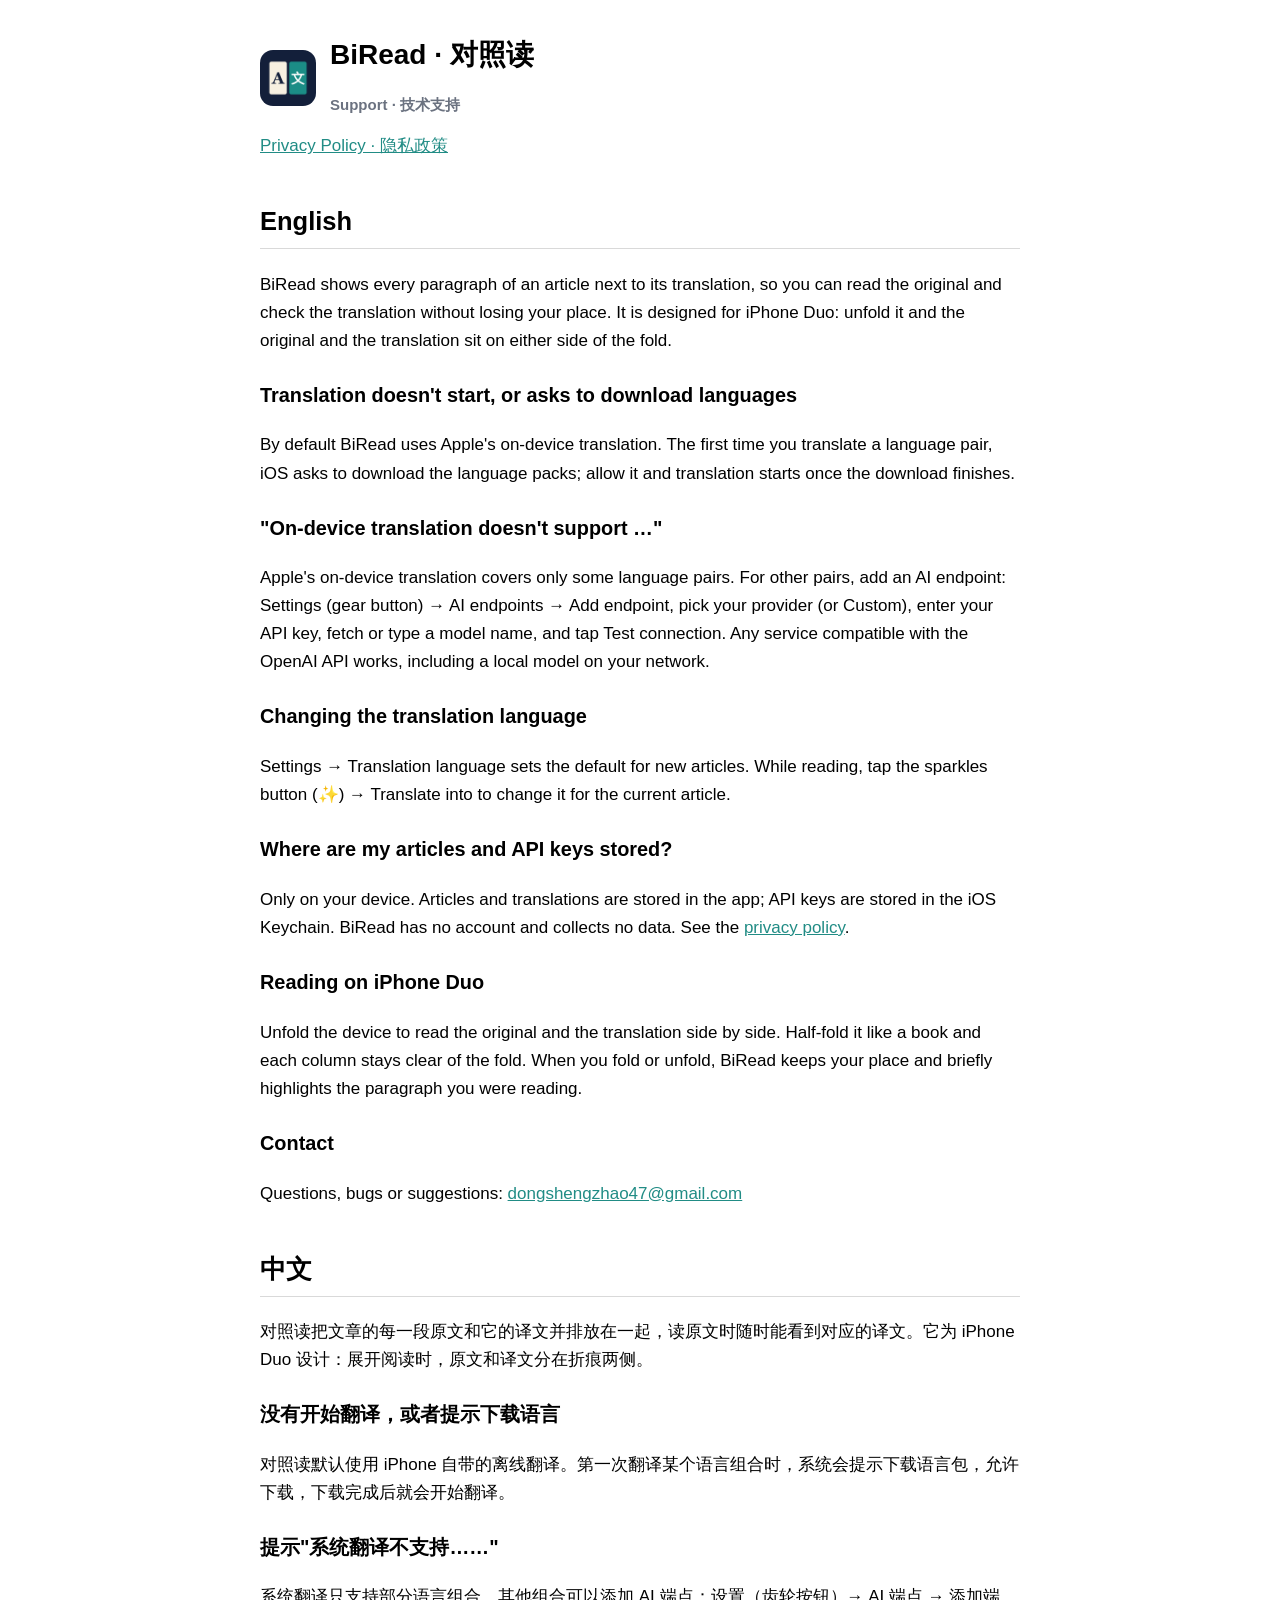
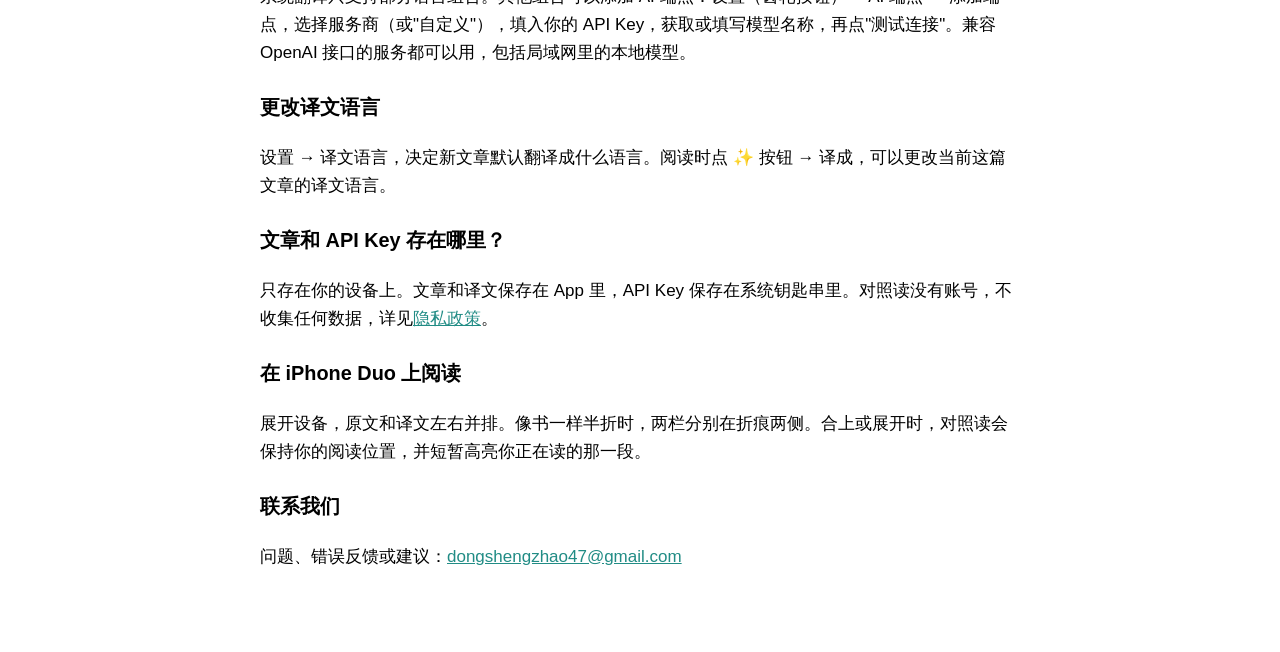
<file: index.html>
<!doctype html>
<html lang="en">
<head>
<meta charset="utf-8">
<meta name="viewport" content="width=device-width, initial-scale=1">
<title>BiRead Support · 对照读技术支持</title>
<link rel="stylesheet" href="style.css">
</head>
<body>
<header><img src="icon.png" alt=""><h1>BiRead · 对照读<br><span class="muted">Support · 技术支持</span></h1></header>
<nav><a href="privacy.html">Privacy Policy · 隐私政策</a></nav>

<h2 lang="en">English</h2>
<p>BiRead shows every paragraph of an article next to its translation, so you can read the original and check the translation without losing your place. It is designed for iPhone Duo: unfold it and the original and the translation sit on either side of the fold.</p>

<h3>Translation doesn't start, or asks to download languages</h3>
<p>By default BiRead uses Apple's on-device translation. The first time you translate a language pair, iOS asks to download the language packs; allow it and translation starts once the download finishes.</p>

<h3>"On-device translation doesn't support …"</h3>
<p>Apple's on-device translation covers only some language pairs. For other pairs, add an AI endpoint: Settings (gear button) → AI endpoints → Add endpoint, pick your provider (or Custom), enter your API key, fetch or type a model name, and tap Test connection. Any service compatible with the OpenAI API works, including a local model on your network.</p>

<h3>Changing the translation language</h3>
<p>Settings → Translation language sets the default for new articles. While reading, tap the sparkles button (✨) → Translate into to change it for the current article.</p>

<h3>Where are my articles and API keys stored?</h3>
<p>Only on your device. Articles and translations are stored in the app; API keys are stored in the iOS Keychain. BiRead has no account and collects no data. See the <a href="privacy.html">privacy policy</a>.</p>

<h3>Reading on iPhone Duo</h3>
<p>Unfold the device to read the original and the translation side by side. Half-fold it like a book and each column stays clear of the fold. When you fold or unfold, BiRead keeps your place and briefly highlights the paragraph you were reading.</p>

<h3>Contact</h3>
<p>Questions, bugs or suggestions: <a href="mailto:dongshengzhao47@gmail.com">dongshengzhao47@gmail.com</a></p>

<h2 lang="zh-Hans">中文</h2>
<p lang="zh-Hans">对照读把文章的每一段原文和它的译文并排放在一起，读原文时随时能看到对应的译文。它为 iPhone Duo 设计：展开阅读时，原文和译文分在折痕两侧。</p>

<h3 lang="zh-Hans">没有开始翻译，或者提示下载语言</h3>
<p lang="zh-Hans">对照读默认使用 iPhone 自带的离线翻译。第一次翻译某个语言组合时，系统会提示下载语言包，允许下载，下载完成后就会开始翻译。</p>

<h3 lang="zh-Hans">提示"系统翻译不支持……"</h3>
<p lang="zh-Hans">系统翻译只支持部分语言组合。其他组合可以添加 AI 端点：设置（齿轮按钮）→ AI 端点 → 添加端点，选择服务商（或"自定义"），填入你的 API Key，获取或填写模型名称，再点"测试连接"。兼容 OpenAI 接口的服务都可以用，包括局域网里的本地模型。</p>

<h3 lang="zh-Hans">更改译文语言</h3>
<p lang="zh-Hans">设置 → 译文语言，决定新文章默认翻译成什么语言。阅读时点 ✨ 按钮 → 译成，可以更改当前这篇文章的译文语言。</p>

<h3 lang="zh-Hans">文章和 API Key 存在哪里？</h3>
<p lang="zh-Hans">只存在你的设备上。文章和译文保存在 App 里，API Key 保存在系统钥匙串里。对照读没有账号，不收集任何数据，详见<a href="privacy.html">隐私政策</a>。</p>

<h3 lang="zh-Hans">在 iPhone Duo 上阅读</h3>
<p lang="zh-Hans">展开设备，原文和译文左右并排。像书一样半折时，两栏分别在折痕两侧。合上或展开时，对照读会保持你的阅读位置，并短暂高亮你正在读的那一段。</p>

<h3 lang="zh-Hans">联系我们</h3>
<p lang="zh-Hans">问题、错误反馈或建议：<a href="mailto:dongshengzhao47@gmail.com">dongshengzhao47@gmail.com</a></p>
</body>
</html>
</file>
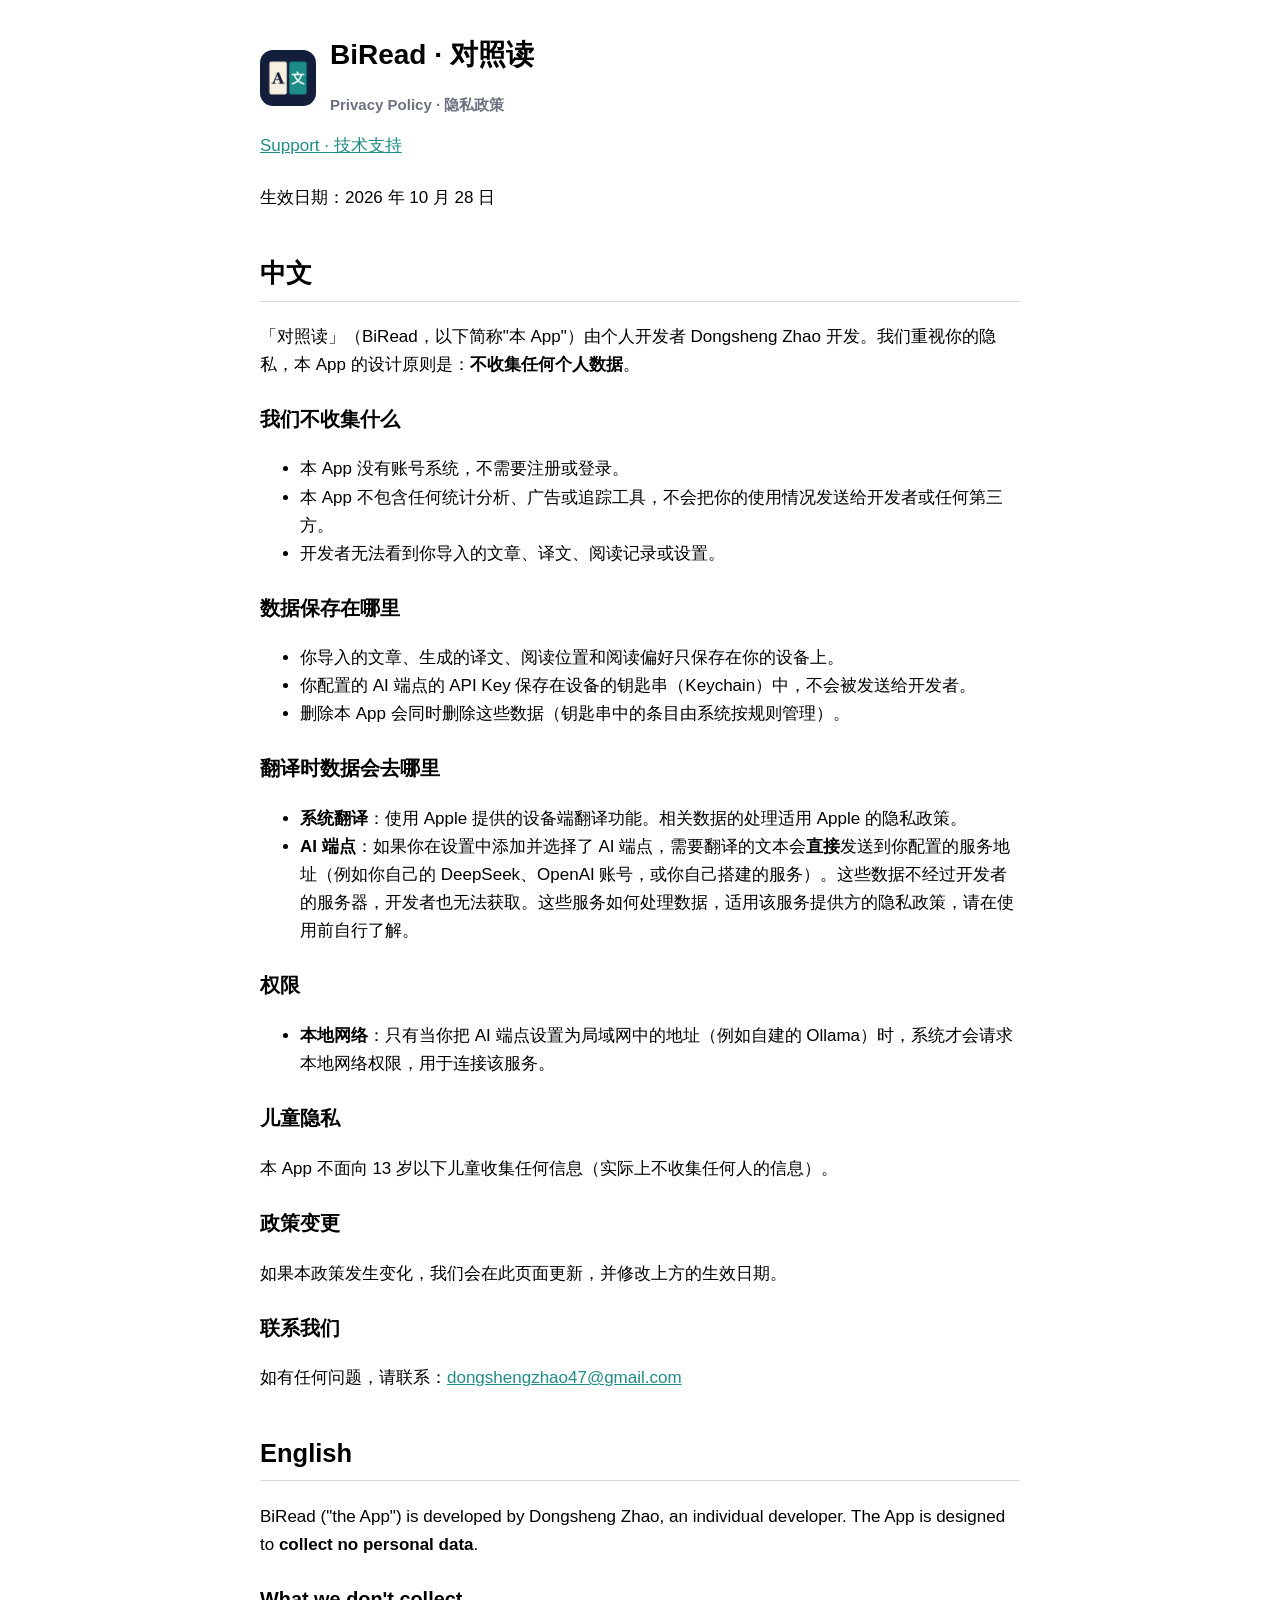
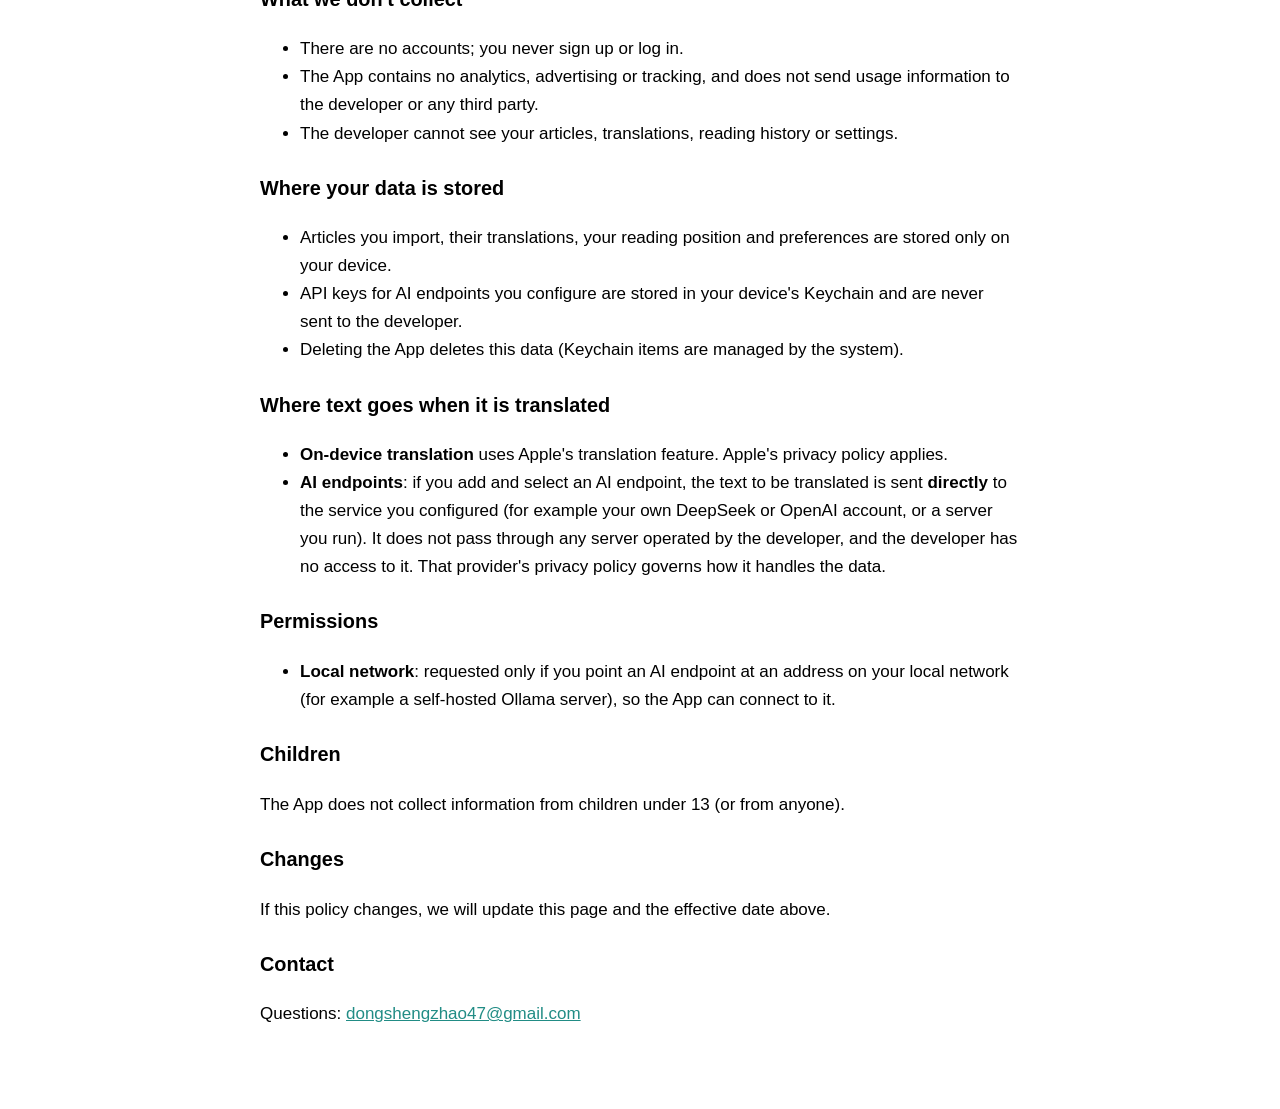
<file: privacy.html>
<!doctype html>
<html lang="en">
<head>
<meta charset="utf-8">
<meta name="viewport" content="width=device-width, initial-scale=1">
<title>BiRead Privacy Policy · 对照读隐私政策</title>
<link rel="stylesheet" href="style.css">
</head>
<body>
<header><img src="icon.png" alt=""><h1>BiRead · 对照读<br><span class="muted">Privacy Policy · 隐私政策</span></h1></header>
<nav><a href="./">Support · 技术支持</a></nav>
<p>生效日期：2026 年 10 月 28 日</p>
<h2 lang="zh-Hans">中文</h2>
<p>「对照读」（BiRead，以下简称"本 App"）由个人开发者 Dongsheng Zhao 开发。我们重视你的隐私，本 App 的设计原则是：<strong>不收集任何个人数据</strong>。</p>
<h3>我们不收集什么</h3>
<ul>
<li>本 App 没有账号系统，不需要注册或登录。</li>
<li>本 App 不包含任何统计分析、广告或追踪工具，不会把你的使用情况发送给开发者或任何第三方。</li>
<li>开发者无法看到你导入的文章、译文、阅读记录或设置。</li>
</ul>
<h3>数据保存在哪里</h3>
<ul>
<li>你导入的文章、生成的译文、阅读位置和阅读偏好只保存在你的设备上。</li>
<li>你配置的 AI 端点的 API Key 保存在设备的钥匙串（Keychain）中，不会被发送给开发者。</li>
<li>删除本 App 会同时删除这些数据（钥匙串中的条目由系统按规则管理）。</li>
</ul>
<h3>翻译时数据会去哪里</h3>
<ul>
<li><strong>系统翻译</strong>：使用 Apple 提供的设备端翻译功能。相关数据的处理适用 Apple 的隐私政策。</li>
<li><strong>AI 端点</strong>：如果你在设置中添加并选择了 AI 端点，需要翻译的文本会<strong>直接</strong>发送到你配置的服务地址（例如你自己的 DeepSeek、OpenAI 账号，或你自己搭建的服务）。这些数据不经过开发者的服务器，开发者也无法获取。这些服务如何处理数据，适用该服务提供方的隐私政策，请在使用前自行了解。</li>
</ul>
<h3>权限</h3>
<ul>
<li><strong>本地网络</strong>：只有当你把 AI 端点设置为局域网中的地址（例如自建的 Ollama）时，系统才会请求本地网络权限，用于连接该服务。</li>
</ul>
<h3>儿童隐私</h3>
<p>本 App 不面向 13 岁以下儿童收集任何信息（实际上不收集任何人的信息）。</p>
<h3>政策变更</h3>
<p>如果本政策发生变化，我们会在此页面更新，并修改上方的生效日期。</p>
<h3>联系我们</h3>
<p>如有任何问题，请联系：<a href="mailto:dongshengzhao47@gmail.com">dongshengzhao47@gmail.com</a></p>
<h2 lang="en">English</h2>
<p>BiRead ("the App") is developed by Dongsheng Zhao, an individual developer. The App is designed to <strong>collect no personal data</strong>.</p>
<h3>What we don't collect</h3>
<ul>
<li>There are no accounts; you never sign up or log in.</li>
<li>The App contains no analytics, advertising or tracking, and does not send usage information to the developer or any third party.</li>
<li>The developer cannot see your articles, translations, reading history or settings.</li>
</ul>
<h3>Where your data is stored</h3>
<ul>
<li>Articles you import, their translations, your reading position and preferences are stored only on your device.</li>
<li>API keys for AI endpoints you configure are stored in your device's Keychain and are never sent to the developer.</li>
<li>Deleting the App deletes this data (Keychain items are managed by the system).</li>
</ul>
<h3>Where text goes when it is translated</h3>
<ul>
<li><strong>On-device translation</strong> uses Apple's translation feature. Apple's privacy policy applies.</li>
<li><strong>AI endpoints</strong>: if you add and select an AI endpoint, the text to be translated is sent <strong>directly</strong> to the service you configured (for example your own DeepSeek or OpenAI account, or a server you run). It does not pass through any server operated by the developer, and the developer has no access to it. That provider's privacy policy governs how it handles the data.</li>
</ul>
<h3>Permissions</h3>
<ul>
<li><strong>Local network</strong>: requested only if you point an AI endpoint at an address on your local network (for example a self-hosted Ollama server), so the App can connect to it.</li>
</ul>
<h3>Children</h3>
<p>The App does not collect information from children under 13 (or from anyone).</p>
<h3>Changes</h3>
<p>If this policy changes, we will update this page and the effective date above.</p>
<h3>Contact</h3>
<p>Questions: <a href="mailto:dongshengzhao47@gmail.com">dongshengzhao47@gmail.com</a></p>
</body>
</html>
</file>
<file: style.css>
:root { color-scheme: light dark; --accent: #218c85; --muted: #6b7280; }
body { font: 17px/1.65 -apple-system, BlinkMacSystemFont, "PingFang SC", "Hiragino Sans", "Helvetica Neue", sans-serif; max-width: 760px; margin: 0 auto; padding: 32px 20px 64px; }
header { display: flex; align-items: center; gap: 14px; margin-bottom: 8px; }
header img { width: 56px; height: 56px; border-radius: 13px; }
h1 { font-size: 28px; margin: 0; }
h2 { margin-top: 40px; border-bottom: 1px solid color-mix(in srgb, currentColor 15%, transparent); padding-bottom: 6px; }
h3 { margin-top: 24px; }
a { color: var(--accent); }
nav { margin: 4px 0 24px; color: var(--muted); }
.muted { color: var(--muted); font-size: 15px; }
</file>
